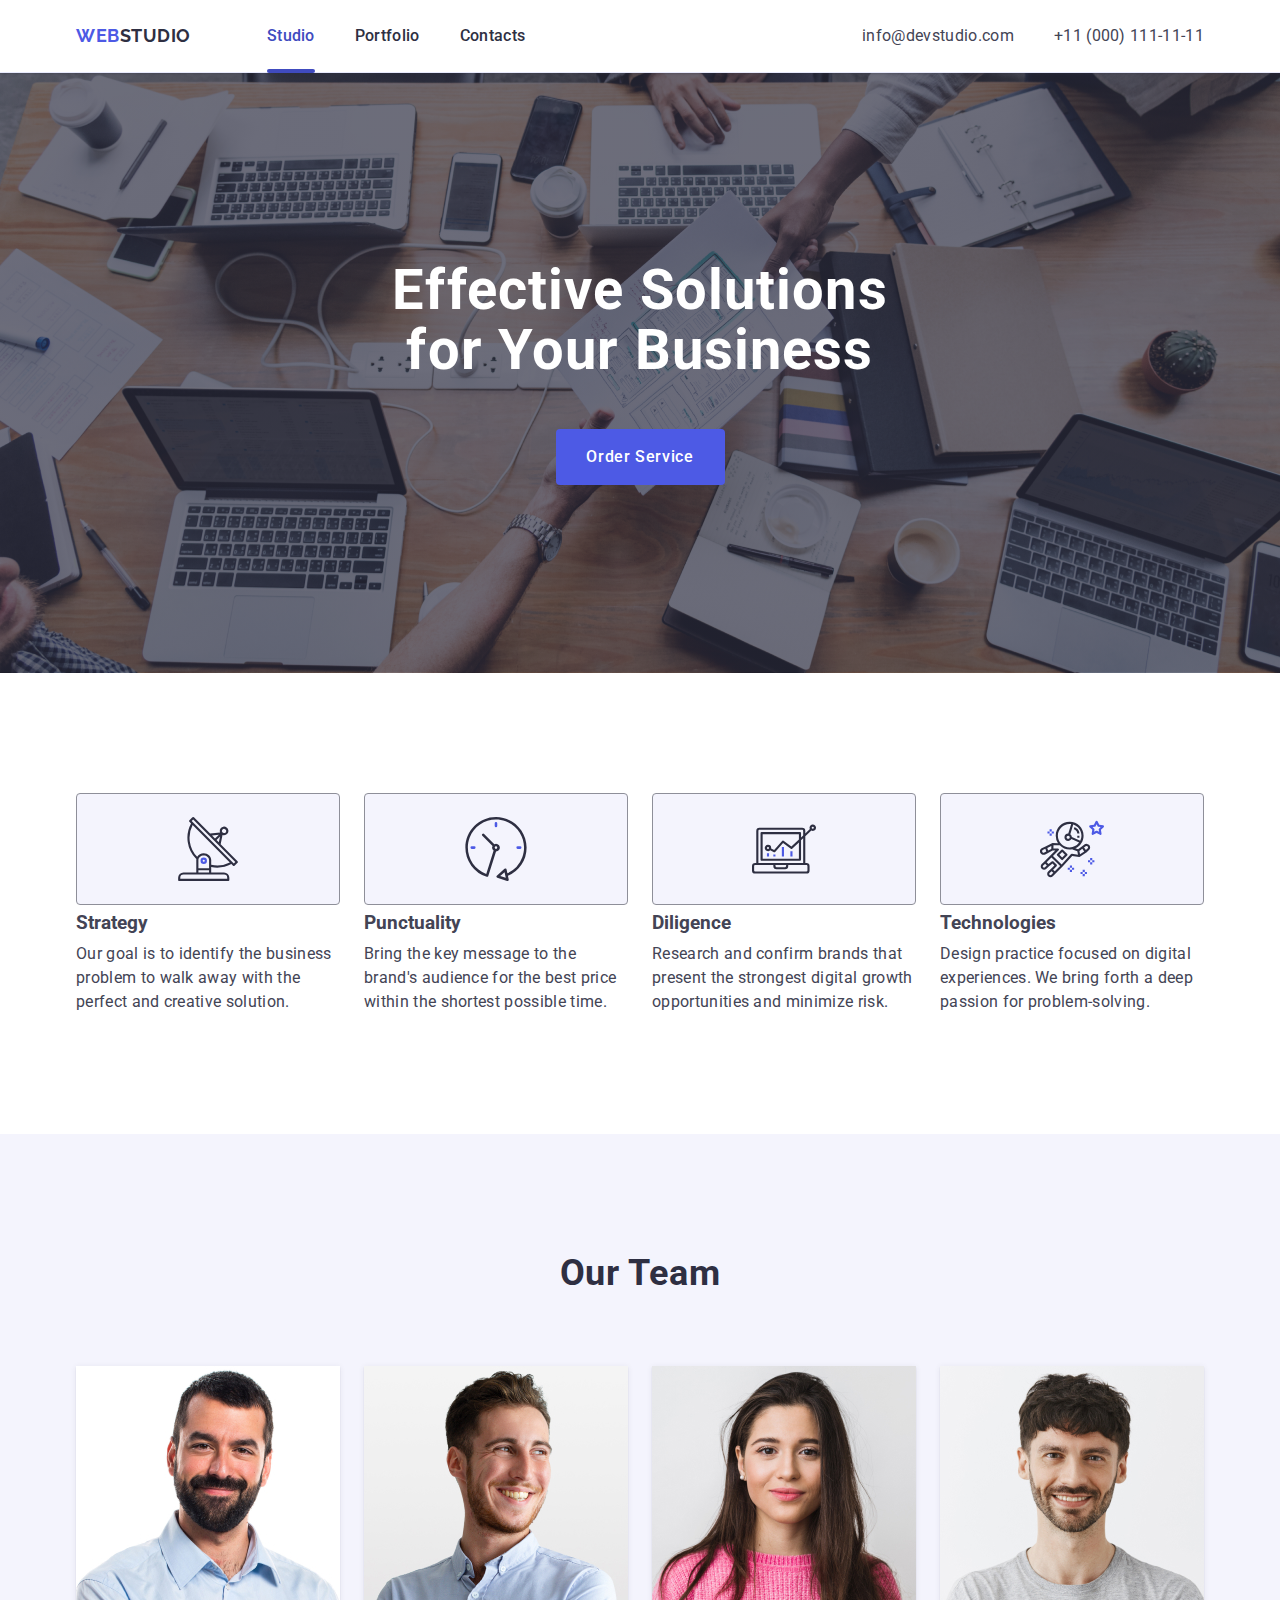
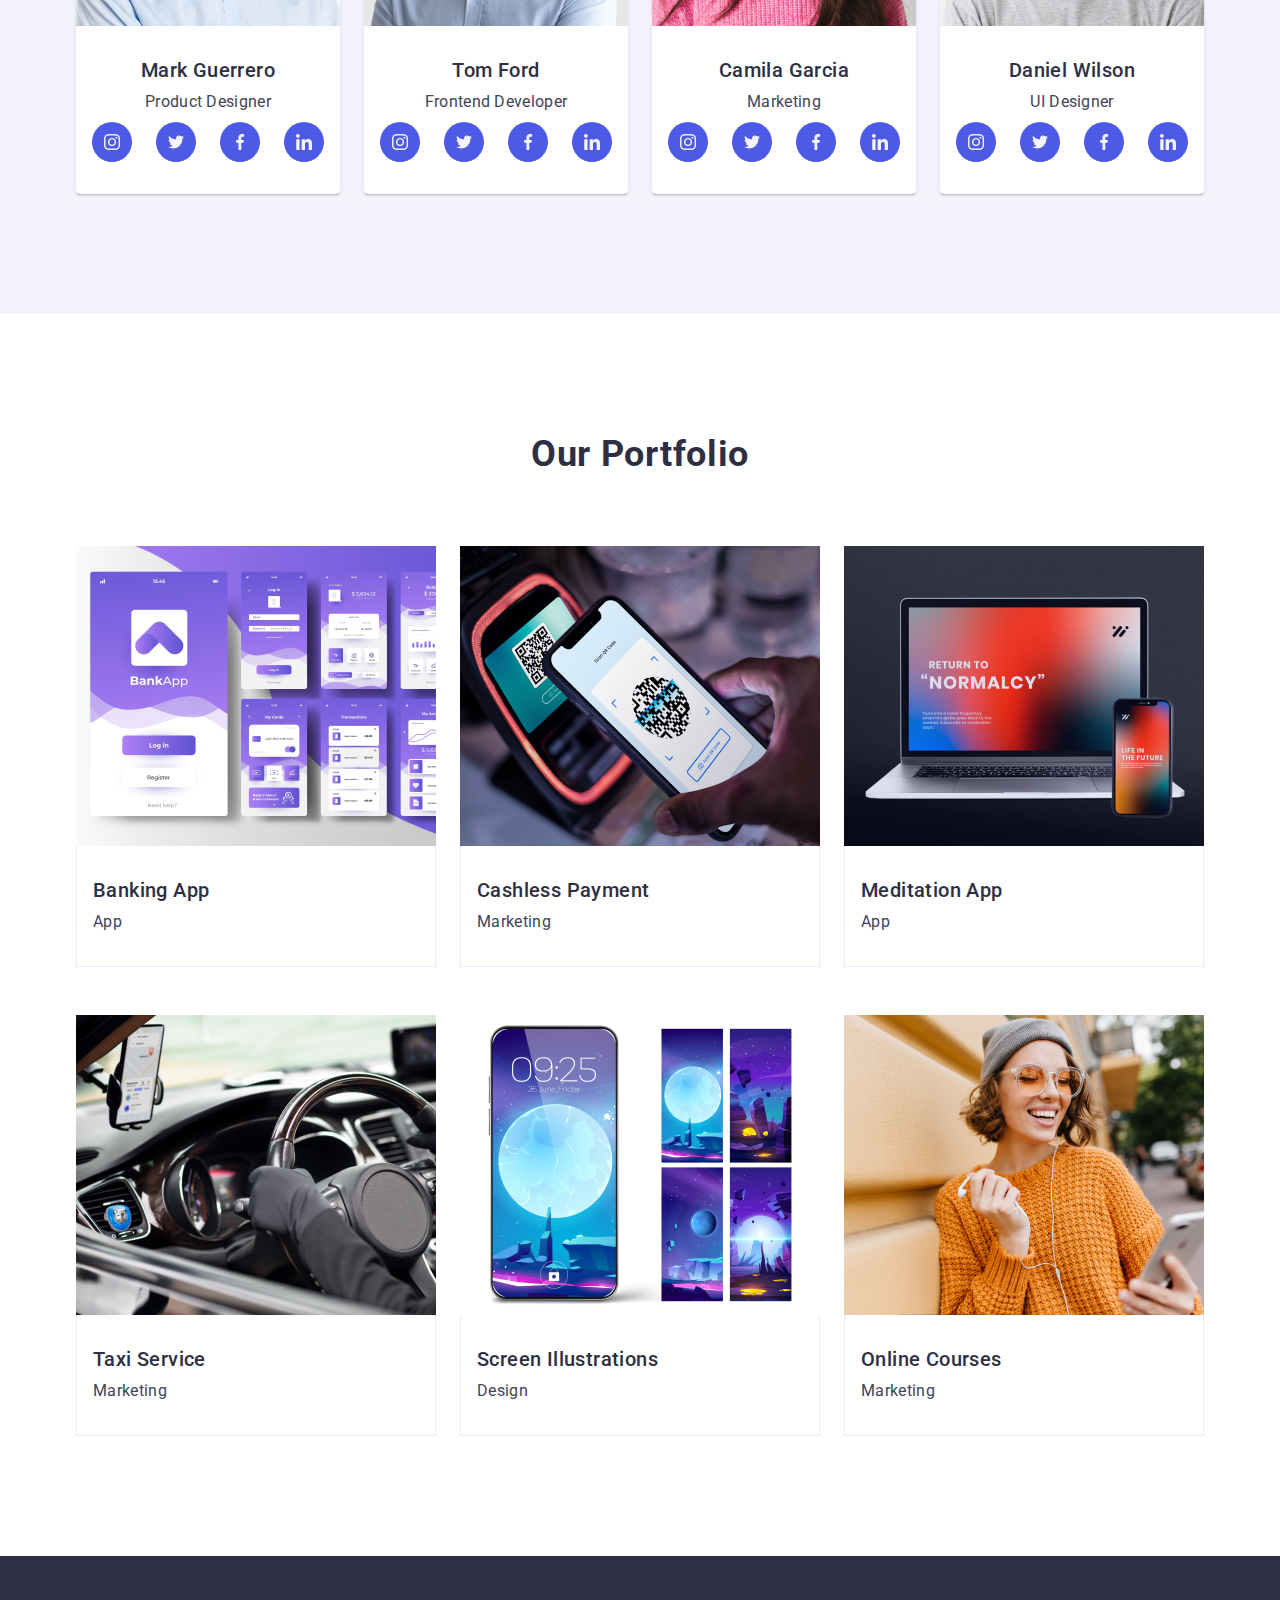
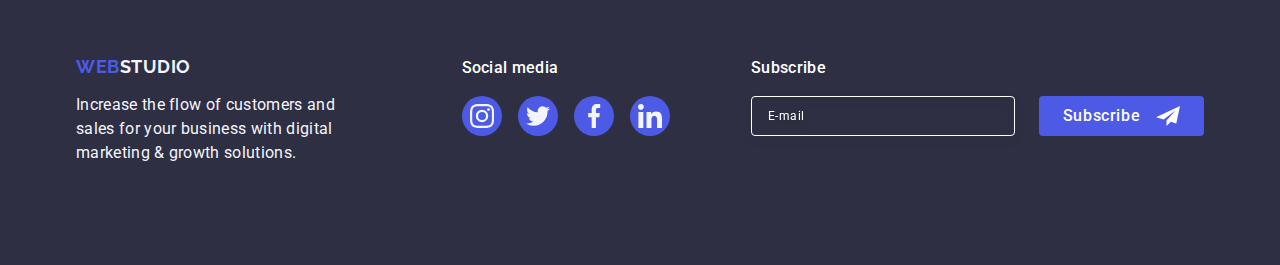
<file: index.html>
<!DOCTYPE html>
<html lang="en">

<head>
    <meta charset="UTF-8">
    <meta name="viewport" content="width=device-width, initial-scale=1.0">
    <title>Document</title>
    <link rel="preconnect" href="https://fonts.googleapis.com">
    <link rel="preconnect" href="https://fonts.gstatic.com" crossorigin>
    <link href="https://fonts.googleapis.com/css2?family=Raleway:wght@800&family=Roboto:wght@400;500;700&display=swap"
        rel="stylesheet">
    <!-- Спочатку нормалізатор -->
    <link rel="stylesheet" href="https://cdn.jsdelivr.net/npm/modern-normalize@2.0.0/modern-normalize.min.css">
    <!-- Потім ваші стилі -->
    <link rel="stylesheet" href="./css/style.css" />
</head>

<div>
    <!--todo Header Section -->
    <header class="header">
        <!-- menu -->
        <div class="container head-cont">
            <nav class="nav-menu">
                <a href="./index.html" class="logo">
                    Web<span class="logo-span">Studio</span>
                </a>
                <div class="adap-menu">
                    <svg class="svg-ikon-adap" width="24" height="24">
                        <use href="./images/icons.svg#icon-menu"></use>
                    </svg>
                </div>
                <ul class="navigation">
                    <li class="list-in-navigation"><a class="button-menu act-button-menu" href="./index.html">Studio</a>
                    </li>
                    <li class="list-in-navigation"><a class="button-menu" href="">Portfolio</a></li>
                    <li class="list-in-navigation"><a class="button-menu" href="">Contacts</a></li>
                </ul>
            </nav>
            <!-- Contacts -->
            <address class="address">
                <ul class="list-in-adr">
                    <li class="elm-list-in-adr"><a class="address-link"
                            href="mailto:info@devstudio.com">info@devstudio.com</a></li>
                    <li class="elm-list-in-adr"><a class="address-link" href="tel:+110001111111">+11 (000) 111-11-11</a>
                    </li>
                </ul>
            </address>
        </div>
    </header>

    <main>

        <!--todo section 1-->
        <section class="first-section">
            <div class="container">
                <h1 class="title">Effective Solutions
                    for Your Business</h1>
                <button type="button" class="first-section-button">Order Service</button>
            </div>
        </section>

        <!--todo section 2-->
        <section class="second-section">
            <div class="container">
                <h2 class="visually-hidden">section 2</h2>
                <ul class="list-sec-sect">
                    <li class="elm-list-sec-sect">
                        <div class="icon-cont">
                            <svg class="svg-icon" width="64" height="64">
                                <use href="./images/icons.svg#icon-antenna-1"></use>
                            </svg>
                        </div>
                        <h3 class="capt-sec-sect">Strategy</h3>
                        <p class="second-section-text">Our goal is to identify the business problem to walk away
                            with
                            the
                            perfect
                            and creative solution.
                        </p>
                    </li>
                    <li class="elm-list-sec-sect">
                        <div class="icon-cont">
                            <svg class="svg-icon" width="64" height="64">
                                <use href="./images/icons.svg#icon-clock-1"></use>
                            </svg>
                        </div>
                        <h3 class="capt-sec-sect">Punctuality</h3>
                        <p class="second-section-text">Bring the key message to the brand's audience for the best
                            price
                            within the
                            shortest possible
                            time.</p>
                    </li>
                    <li class="elm-list-sec-sect">
                        <div class="icon-cont">
                            <svg class="svg-icon" width="64" height="64">
                                <use href="./images/icons.svg#icon-diagram-1"></use>
                            </svg>
                        </div>
                        <h3 class="capt-sec-sect">Diligence</h3>
                        <p class="second-section-text">Research and confirm brands that present the strongest
                            digital
                            growth
                            opportunities and minimize
                            risk.</p>
                    </li>
                    <li class="elm-list-sec-sect">
                        <div class="icon-cont">
                            <svg class="svg-icon" width="64" height="64">
                                <use href="./images/icons.svg#icon-astronaut-1"></use>
                            </svg>
                        </div>
                        <h3 class="capt-sec-sect">Technologies</h3>
                        <p class="second-section-text">Design practice focused on digital experiences. We bring
                            forth a
                            deep
                            passion for
                            problem-solving.</p>
                    </li>
                </ul>
            </div>
        </section>

        <!--todo section 3 -->
        <section class="third-section">
            <div class="container">
                <h2 class="third-section-title">Our Team</h2>
                <ul class="list-sec-three">
                    <li class="section-tree-li">

                        <img class="mob-img"
                            srcset="./images/our-team/mark-guerrero@1.jpg 1x, ./images//our-team/mark-guerrero@2.jpg 2x"
                            src="./images/made/img-3.jpg" alt="Mark Guerrero" width="360" />
                        <!-- Сверху мобилка снизу десктоп и планшетка -->
                        <img class="desc-img-our-team"
                            srcset="./images/our-team/mark-guerrero@1.jpg 1x, ./images//our-team/mark-guerrero@2.jpg 2x"
                            src="./images/made/img-3.jpg" alt="Mark Guerrero" width="264" />

                        <div class="name-text-team">
                            <h3 class="third-section-caption">Mark Guerrero</h3>
                            <p class="third-section-text">Product Designer</p>
                            <ul class="list-ikon-soc">
                                <li class="elem-list-ikon-soc">
                                    <a href="" class="linc-ikon-soc" target="_blank">
                                        <svg class="svg-ikon-social" width="16" height="16">
                                            <use href="./images/icons.svg#icon-instagram-2"></use>
                                        </svg>
                                        <span class="link-text-hidden">link</span>
                                    </a>
                                </li>
                                <li class="elem-list-ikon-soc">
                                    <a href="" class="linc-ikon-soc" target="_blank">
                                        <svg class="svg-ikon-social" width="16" height="16">
                                            <use href="./images/icons.svg#icon-twitter-1"></use>
                                        </svg>
                                        <span class="link-text-hidden">link</span>
                                    </a>
                                </li>
                                <li class="elem-list-ikon-soc">
                                    <a href="" class="linc-ikon-soc" target="_blank">
                                        <svg class="svg-ikon-social" width="16" height="16">
                                            <use href="./images/icons.svg#icon-facebook-1"></use>
                                        </svg>
                                        <span class="link-text-hidden">link</span>
                                    </a>
                                </li>
                                <li class="elem-list-ikon-soc">
                                    <a href="" class="linc-ikon-soc" target="_blank">
                                        <svg class="svg-ikon-social" width="16" height="16">
                                            <use href="./images/icons.svg#icon-linkedin-1"></use>
                                        </svg>
                                        <span class="link-text-hidden">link</span>
                                    </a>
                                </li>
                            </ul>
                        </div>
                    </li>
                    <li class="section-tree-li">

                        <img class="mob-img"
                            srcset="./images/our-team/tom-ford@1.jpg 1x, ./images//our-team/tom-ford@2.jpg 2x"
                            src="./images/made/img-2.jpg" alt="Tom Ford" width="360" />
                        <!-- Сверху мобилка снизу десктоп и планшетка -->
                        <img class="desc-img-our-team"
                            srcset="./images/our-team/tom-ford@1.jpg 1x, ./images//our-team/tom-ford@2.jpg 2x"
                            src="./images/made/img-2.jpg" alt="Tom Ford" width="264" />

                        <div class="name-text-team">
                            <h3 class="third-section-caption">Tom Ford</h3>
                            <p class="third-section-text">Frontend Developer</p>
                            <ul class="list-ikon-soc">
                                <li class="elem-list-ikon-soc">
                                    <a href="" class="linc-ikon-soc" target="_blank"><span
                                            class="link-text-hidden">link</span>
                                        <svg class="svg-ikon-social" width="16" height="16">
                                            <use href="./images/icons.svg#icon-instagram-2"></use>
                                        </svg>
                                    </a>
                                </li>
                                <li class="elem-list-ikon-soc">
                                    <a href="" class="linc-ikon-soc" target="_blank"><span
                                            class="link-text-hidden">link</span>
                                        <svg class="svg-ikon-social" width="16" height="16">
                                            <use href="./images/icons.svg#icon-twitter-1"></use>
                                        </svg>
                                    </a>
                                </li>
                                <li class="elem-list-ikon-soc">
                                    <a href="" class="linc-ikon-soc" target="_blank"><span
                                            class="link-text-hidden">link</span>
                                        <svg class="svg-ikon-social" width="16" height="16">
                                            <use href="./images/icons.svg#icon-facebook-1"></use>
                                        </svg>
                                    </a>
                                </li>
                                <li class="elem-list-ikon-soc">
                                    <a href="" class="linc-ikon-soc" target="_blank"><span
                                            class="link-text-hidden">link</span>
                                        <svg class="svg-ikon-social" width="16" height="16">
                                            <use href="./images/icons.svg#icon-linkedin-1"></use>
                                        </svg>
                                    </a>
                                </li>
                            </ul>
                        </div>
                    </li>
                    <li class="section-tree-li">



                        <img class="mob-img"
                            srcset="./images/our-team/camila-garcia@1.jpg 1x, ./images//our-team/camila-garcia@2.jpg 2x"
                            src="./images/made/img-1.jpg" alt="Camila Garcia" width="360" />
                        <!-- Сверху мобилка снизу десктоп и планшетка -->
                        <img class="desc-img-our-team"
                            srcset="./images/our-team/camila-garcia@1.jpg 1x, ./images//our-team/camila-garcia@2.jpg 2x"
                            src="./images/made/img-1.jpg" alt="Camila Garcia" width="264" />



                        <div class="name-text-team">
                            <h3 class="third-section-caption">Camila Garcia</h3>
                            <p class="third-section-text">Marketing</p>
                            <ul class="list-ikon-soc">
                                <li class="elem-list-ikon-soc">
                                    <a href="" class="linc-ikon-soc" target="_blank">
                                        <svg class="svg-ikon-social" width="16" height="16">
                                            <use href="./images/icons.svg#icon-instagram-2"></use>
                                        </svg>
                                        <span class="link-text-hidden">link</span>
                                    </a>
                                </li>
                                <li class="elem-list-ikon-soc">
                                    <a href="" class="linc-ikon-soc" target="_blank">
                                        <svg class="svg-ikon-social" width="16" height="16">
                                            <use href="./images/icons.svg#icon-twitter-1"></use>
                                        </svg>
                                        <span class="link-text-hidden">link</span>
                                    </a>
                                </li>
                                <li class="elem-list-ikon-soc">
                                    <a href="" class="linc-ikon-soc" target="_blank">
                                        <svg class="svg-ikon-social" width="16" height="16">
                                            <use href="./images/icons.svg#icon-facebook-1"></use>
                                        </svg>
                                        <span class="link-text-hidden">link</span>
                                    </a>
                                </li>
                                <li class="elem-list-ikon-soc">
                                    <a href="" class="linc-ikon-soc" target="_blank">
                                        <svg class="svg-ikon-social" width="16" height="16">
                                            <use href="./images/icons.svg#icon-linkedin-1"></use>
                                        </svg>
                                        <span class="link-text-hidden">link</span>
                                    </a>
                                </li>
                            </ul>
                        </div>
                    </li>
                    <li class="section-tree-li">

                        <img class="mob-img"
                            srcset="./images/our-team/daniel-wilson@1.jpg 1x, ./images//our-team/daniel-wilson@2.jpg 2x"
                            src="./images/made/img.jpg" alt="Daniel Wilson" width="360" />
                        <!-- Сверху мобилка снизу десктоп и планшетка -->
                        <img class="desc-img-our-team"
                            srcset="./images/our-team/daniel-wilson@1.jpg 1x, ./images//our-team/daniel-wilson@2.jpg 2x"
                            src="./images/made/img.jpg" alt="Daniel Wilson" width="264" />


                        <div class="name-text-team">
                            <h3 class="third-section-caption">Daniel Wilson</h3>
                            <p class="third-section-text">UI Designer</p>
                            <ul class="list-ikon-soc">
                                <li class="elem-list-ikon-soc">
                                    <a href="" class="linc-ikon-soc" target="_blank">
                                        <svg class="svg-ikon-social" width="16" height="16">
                                            <use href="./images/icons.svg#icon-instagram-2"></use>
                                        </svg>
                                        <span class="link-text-hidden">link</span>
                                    </a>
                                </li>
                                <li class="elem-list-ikon-soc">
                                    <a href="" class="linc-ikon-soc" target="_blank">
                                        <svg class="svg-ikon-social" width="16" height="16">
                                            <use href="./images/icons.svg#icon-twitter-1"></use>
                                        </svg>
                                        <span class="link-text-hidden">link</span>
                                    </a>
                                </li>
                                <li class="elem-list-ikon-soc">
                                    <a href="" class="linc-ikon-soc" target="_blank">
                                        <svg class="svg-ikon-social" width="16" height="16">
                                            <use href="./images/icons.svg#icon-facebook-1"></use>
                                        </svg>
                                        <span class="link-text-hidden">link</span>
                                    </a>
                                </li>
                                <li class="elem-list-ikon-soc">
                                    <a href="" class="linc-ikon-soc" target="_blank">
                                        <svg class="svg-ikon-social" width="16" height="16">
                                            <use href="./images/icons.svg#icon-linkedin-1"></use>
                                        </svg>
                                        <span class="link-text-hidden">link</span>
                                    </a>
                                </li>
                            </ul>
                        </div>
                    </li>
                </ul>
            </div>
        </section>

        <!--todo section 4 -->
        <section class="fourth-section">
            <div class="container ">
                <h2 class="title-sec-fourth">Our Portfolio</h2>
                <ul class="list-sec-fourth">
                    <li class="elem-list-fourth">
                        <div class="img-list-app">

                            <img class="mob-img" srcset="./images/banking-app@1.jpg 1x, ./images/banking-app@2.jpg 2x"
                                src="./images/made/img-8-v2.jpg" alt="Banking App Interface Concept" width="288"
                                height="280" />
                            <!-- Сверху мобилка снизу десктоп -->
                            <img class="desc-img"
                                srcset="./images/our-portfolio/deck-banking-app@1.jpg 1x, ./images/our-portfolio/deck-banking-app@2.jpg 2x"
                                src="./images/made/img-8-v2.jpg" alt="Banking App Interface Concept" width="360"
                                height="300" />
                            <!-- Сверху мобилка снизу планшетка -->
                            <img class="tabl-img"
                                srcset="./images/our-portfolio/deck-banking-app@1.jpg 1x, ./images/our-portfolio/deck-banking-app@2.jpg 2x"
                                src="./images/made/img-8-v2.jpg" alt="Banking App Interface Concept" width="356"
                                height="300" />


                            <p class="text-hover-img">14 Stylish and User-Friendly App Design Concepts · Task Manager
                                App ·
                                Calorie Tracker App
                                · Exotic Fruit Ecommerce App ·
                                Cloud Storage App</p>
                        </div>
                        <div class="text-app">
                            <h3 class="fourth-sec-caption">Banking App</h3>
                            <p class="fourth-sec-text">App</p>
                        </div>
                    </li>
                    <li class="elem-list-fourth">
                        <div class="img-list-app">

                            <img class="mob-img"
                                srcset="./images/cashless-payment@1.jpg 1x, ./images/cashless-payment@2.jpg 2x"
                                src="./images/made/img-7-v2.jpg" alt="Meditation App" width="288" height="280" />
                            <!-- Сверху мобилка снизу десктоп -->
                            <img class="desc-img"
                                srcset="./images/our-portfolio/deck-cashless-payment@1.jpg 1x, ./images/our-portfolio/deck-cashless-payment@2.jpg 2x"
                                src="./images/made/img-7-v2.jpg" alt="Meditation App" width="360" height="300" />
                            <!-- Сверху мобилка снизу планшетка -->
                            <img class="tabl-img"
                                srcset="../images/our-portfolio/deck-cashless-payment@1.jpg 1x, ./images/our-portfolio/deck-cashless-payment@2.jpg 2x"
                                src="./images/made/img-7-v2.jpg" alt="Meditation App" width="356" height="300" />

                            <p class="text-hover-img">14 Stylish and User-Friendly App Design Concepts · Task Manager
                                App ·
                                Calorie Tracker App
                                · Exotic Fruit Ecommerce App ·
                                Cloud Storage App</p>
                        </div>
                        <div class="text-app">
                            <h3 class="fourth-sec-caption">Cashless Payment</h3>
                            <p class="fourth-sec-text">Marketing</p>
                        </div>
                    </li>
                    <li class="elem-list-fourth">
                        <div class="img-list-app">


                            <img class="mob-img"
                                srcset="./images/meditation-app@1.jpg 1x, ./images/meditation-app@2.jpg 2x"
                                src="./images/made/img-6-v2.jpg" alt="Cashless Payment" width="288" height="280" />
                            <!-- Сверху мобилка снизу десктоп -->
                            <img class="desc-img"
                                srcset="./images/our-portfolio/deck-meditation-app@1.jpg 1x, ./images/our-portfolio/deck-meditation-app@2.jpg 2x"
                                src="./images/made/img-6-v2.jpg" alt="Cashless Payment" width="360" height="300" />
                            <!-- Сверху мобилка снизу планшетка -->
                            <img class="tabl-img"
                                srcset="./images/our-portfolio/deck-meditation-app@1.jpg 1x, ./images/our-portfolio/deck-meditation-app@2.jpg 2x"
                                src="./images/made/img-6-v2.jpg" alt="Cashless Payment" width="356" height="300" />


                            <p class="text-hover-img">14 Stylish and User-Friendly App Design Concepts · Task Manager
                                App ·
                                Calorie Tracker App
                                · Exotic Fruit Ecommerce App ·
                                Cloud Storage App</p>
                        </div>

                        <div class="text-app">
                            <h3 class="fourth-sec-caption">Meditation App</h3>
                            <p class="fourth-sec-text">App</p>
                        </div>
                    </li>
                    <li class="elem-list-fourth">
                        <div class="img-list-app">


                            <img class="mob-img" srcset="./images/taxi-service@1.jpg 1x, ./images/taxi-service@2.jpg 2x"
                                src="./images/made/img-5-v2.jpg" alt="Taxi Service" width="288" height="280" />
                            <!-- Сверху мобилка снизу десктоп -->
                            <img class="desc-img"
                                srcset="./images/our-portfolio/deck-taxi-service@1.jpg 1x, ../images/our-portfolio/deck-taxi-service@2.jpg 2x"
                                src="./images/made/img-5-v2.jpg" alt="Taxi Service" width="360" height="300" />
                            <!-- Сверху мобилка снизу планшетка -->
                            <img class="tabl-img"
                                srcset="./images/our-portfolio/deck-taxi-service@1.jpg 1x, ./images/our-portfolio/deck-taxi-service@2.jpg 2x"
                                src="./images/made/img-5-v2.jpg" alt="Taxi Service" width="356" height="300" />

                            <p class="text-hover-img">14 Stylish and User-Friendly App Design Concepts · Task Manager
                                App ·
                                Calorie Tracker App
                                · Exotic Fruit Ecommerce App ·
                                Cloud Storage App</p>
                        </div>


                        <div class="text-app">
                            <h3 class="fourth-sec-caption">Taxi Service</h3>
                            <p class="fourth-sec-text">Marketing</p>
                        </div>
                    </li>
                    <li class="elem-list-fourth">
                        <div class="img-list-app">


                            <img class="mob-img"
                                srcset="./images/screen-illustrations@1.jpg 1x, ./images/screen-illustrations@2.jpg 2x"
                                src="./images/made/img-4-v2.jpg" alt="Screen Illustrations" width="288" height="280" />
                            <!-- Сверху мобилка снизу десктоп -->
                            <img class="desc-img"
                                srcset="./images/our-portfolio/deck-screen-illustrations@1.jpg 1x, ./images/our-portfolio/deck-screen-illustrations@2.jpg 2x"
                                src="./images/made/img-4-v2.jpg" alt="Screen Illustrations" width="360" height="300" />
                            <!-- Сверху мобилка снизу планшетка -->
                            <img class="tabl-img"
                                srcset="./images/our-portfolio/deck-screen-illustrations@1.jpg 1x, ./images/our-portfolio/deck-screen-illustrations@2.jpg 2x"
                                src="./images/made/img-4-v2.jpg" alt="Screen Illustrations" width="356" height="300" />

                            <p class="text-hover-img">14 Stylish and User-Friendly App Design Concepts · Task Manager
                                App ·
                                Calorie Tracker App
                                · Exotic Fruit Ecommerce App ·
                                Cloud Storage App</p>
                        </div>

                        <div class="text-app">
                            <h3 class="fourth-sec-caption">Screen Illustrations</h3>
                            <p class="fourth-sec-text">Design</p>
                        </div>
                    </li>
                    <li class="elem-list-fourth">
                        <div class="img-list-app">


                            <img class="mob-img"
                                srcset="./images/online-courses@1.jpg 1x, ./images/online-courses@2.jpg 2x"
                                src="./images/made/img-3-v2.jpg" alt="Online Courses" width="288" height="280" />
                            <!-- Сверху мобилка снизу десктоп -->
                            <img class="desc-img"
                                srcset="./images/our-portfolio/deck-online-courses@1.jpg 1x, ./images/our-portfolio/deck-online-courses@2.jpg 2x"
                                src="./images/made/img-3-v2.jpg" alt="Online Courses" width="360" height="300" />
                            <!-- Сверху мобилка снизу планшетка -->
                            <img class="tabl-img"
                                srcset="./images/our-portfolio/deck-online-courses@1.jpg 1x, ./images/our-portfolio/deck-online-courses@2.jpg 2x"
                                src="./images/made/img-3-v2.jpg" alt="Online Courses" width="356" height="300" />



                            <p class="text-hover-img">14 Stylish and User-Friendly App Design Concepts · Task Manager
                                App ·
                                Calorie Tracker App
                                · Exotic Fruit Ecommerce App ·
                                Cloud Storage App</p>
                        </div>

                        <div class="text-app">
                            <h3 class="fourth-sec-caption">Online Courses</h3>
                            <p class="fourth-sec-text">Marketing</p>
                        </div>
                    </li>
                </ul>
            </div>
        </section>

    </main>

    <!--todo Section Footer -->
    <footer class="footer">
        <div class="container footer-div">
            <div class="footer-logo-text">
                <a href="./index.html" class="logo">
                    Web<span class="logo-span-footer">Studio</span>
                </a>
                <p class="footer-text">
                    Increase the flow of customers and sales for your business with digital marketing & growth
                    solutions.
                </p>
            </div>
            <div class="block-footer-p">
                <p class="footer-p">
                    Social media
                </p>
                <ul class="list-ikon-soc-foot">
                    <li class="elem-list-ikon-foot">
                        <a href="" class="linc-ikon-soc" target="_blank">
                            <svg class="svg-ikon-social" width="24" height="24">
                                <use href="./images/icons.svg#icon-instagram-2"></use>
                            </svg><span class="link-text-hidden">link</span>
                        </a>
                    </li>
                    <li class="elem-list-ikon-foot">
                        <a href="" class="linc-ikon-soc" target="_blank">
                            <svg class="svg-ikon-social" width="24" height="24">
                                <use href="./images/icons.svg#icon-twitter-1"></use>
                            </svg>
                            <span class="link-text-hidden">link</span>
                        </a>
                    </li>
                    <li class="elem-list-ikon-foot">
                        <a href="" class="linc-ikon-soc" target="_blank">
                            <svg class="svg-ikon-social" width="24" height="24">
                                <use href="./images/icons.svg#icon-facebook-1"></use>
                            </svg>
                            <span class="link-text-hidden">link</span>
                        </a>
                    </li>
                    <li class="elem-list-ikon-foot">
                        <a href="" class="linc-ikon-soc" target="_blank">
                            <svg class="svg-ikon-social" width="24" height="24">
                                <use href="./images/icons.svg#icon-linkedin-1"></use>
                            </svg>
                            <span class="link-text-hidden">link</span>
                        </a>
                    </li>
                </ul>
            </div>
            <div class="div-footer-form">
                <p class="text-footer-form">
                    Subscribe
                </p>
                <form class="footer-form">
                    <label class="footer-label">
                        <input class="footer-inp" type="email" name="email-footer" placeholder="E-mail" />
                    </label>
                    <button class="footer-sbm" type="submit">
                        Subscribe
                        <svg class="subm-footer-svg" width="24" height="24">
                            <use href="./images/icons.svg#icon-frame-3"></use>
                        </svg>
                    </button>
                </form>
            </div>
        </div>
    </footer>

    <!--todo Modal Window -->

    <div class="modal-window-back ">
        <div class="modal-window">

            <button class="modal-sbm-close" type="button">
                <svg class="modal-svg-close" width="8" height="8">
                    <use href="./images/icons.svg#icon-close-modal"></use>
                </svg>
            </button>
            <p class="text-modal">
                Leave your contacts and we will call you back
            </p>
            <form>
                <div class="modal-div-form">
                    <label class="modal-label" for="user-name">
                        Name
                    </label>
                    <div class="modal-inpt-div">
                        <input class="modal-inpt" type="text" name="user-name" placeholder="" id="user-name" />
                        <svg class="modal-svg-icon" width="18" height="24">
                            <use href="./images/icons.svg#icon-person-modal"></use>
                        </svg>
                    </div>
                </div>
                <div class="modal-div-form">
                    <label class="modal-label" for="user-phone">
                        Phone
                    </label>
                    <div class="modal-inpt-div">
                        <input class="modal-inpt" type="tel" name="tel" placeholder="" id="user-phone" />
                        <svg class="modal-svg-icon" width="18" height="24">
                            <use href="./images/icons.svg#icon-phone-modal"></use>
                        </svg>
                    </div>
                </div>
                <div class="modal-div-form">
                    <label class="modal-label" for="user-email">
                        Email
                    </label>
                    <div class="modal-inpt-div">
                        <input class="modal-inpt" type="email" name="tel" placeholder="" id="user-email" />
                        <svg class="modal-svg-icon" width="18" height="24">
                            <use href="./images/icons.svg#icon-email-modal"></use>
                        </svg>
                    </div>
                </div>
                <div class="modal-div-form-finish">
                    <label class="modal-label" for="user-comment">
                        Comment
                    </label>
                    <textarea id="user-comment" name="user-comment" class="modal-textarea" rows="5"
                        placeholder="Text input">
                    </textarea>
                </div>
                <div class="modal-div-form-priv">
                    <input class="modal-inpt-checkbox visually-hidden" type="checkbox" name="user-privacy"
                        id="user-privacy" value="true" />
                    <label class="modal-label-priv" for="user-privacy">
                        <span class="modal-span-check">
                            <svg class="modal-check-svg-icon" width="10" height="8">
                                <use href="./images/icons.svg#icon-check-click"></use>
                            </svg>
                        </span>
                        <span class="span-for-mob">I accept the terms and conditions of the
                            <a class="modal-link" href="">
                                Privacy Policy
                            </a>
                        </span>
                    </label>
                </div>
                <button type="button" class="modal-submit-btn">Send</button>
            </form>
        </div>
    </div>
    <div class="menu-modal-window-back ">

        <div class="menu-modal-window">
            <button class="menu-modal-sbm-close" type="button">
                <svg class="menu-modal-svg-close" width="8" height="8">
                    <use href="./images/icons.svg#icon-close-modal"></use>
                </svg>
            </button>


            <nav class="nav-menu-modal">
                <ul class="navigation">
                    <li class="list-in-navigation"><a class="menu-modal-title-text-link active-but"
                            href="./index.html">Studio</a>
                    </li>
                    <li class="list-in-navigation"><a class="menu-modal-title-text-link" href="">Portfolio</a></li>
                    <li class="list-in-navigation"><a class="menu-modal-title-text-link" href="">Contacts</a></li>
                </ul>
            </nav>

            <div class="modal-bottom">

                <address class="address-menu-modal">
                    <ul class="list-in-adr">
                        <li class="elm-list-in-adr"><a class="address-link"
                                href="mailto:info@devstudio.com">info@devstudio.com</a></li>
                        <li class="elm-list-in-adr"><a class="address-link" href="tel:+110001111111">+11 (000)
                                111-11-11</a>
                        </li>
                    </ul>
                </address>
                <ul class="list-ikon-soc modal-list-soc">
                    <li class="elem-list-ikon-soc">
                        <a href="" class="linc-ikon-soc" target="_blank">
                            <svg class="svg-ikon-social" width="25" height="25">
                                <use href="./images/icons.svg#icon-instagram-2"></use>
                            </svg>
                            <span class="link-text-hidden">link</span>
                        </a>
                    </li>
                    <li class="elem-list-ikon-soc">
                        <a href="" class="linc-ikon-soc" target="_blank">
                            <svg class="svg-ikon-social" width="25" height="25">
                                <use href="./images/icons.svg#icon-twitter-1"></use>
                            </svg>
                            <span class="link-text-hidden">link</span>
                        </a>
                    </li>
                    <li class="elem-list-ikon-soc">
                        <a href="" class="linc-ikon-soc" target="_blank">
                            <svg class="svg-ikon-social" width="25" height="25">
                                <use href="./images/icons.svg#icon-facebook-1"></use>
                            </svg>
                            <span class="link-text-hidden">link</span>
                        </a>
                    </li>
                    <li class="elem-list-ikon-soc">
                        <a href="" class="linc-ikon-soc" target="_blank">
                            <svg class="svg-ikon-social" width="25" height="25">
                                <use href="./images/icons.svg#icon-linkedin-1"></use>
                            </svg>
                            <span class="link-text-hidden">link</span>
                        </a>
                    </li>
                </ul>
            </div>
        </div>

    </div>
    </body>

</html>
</file>
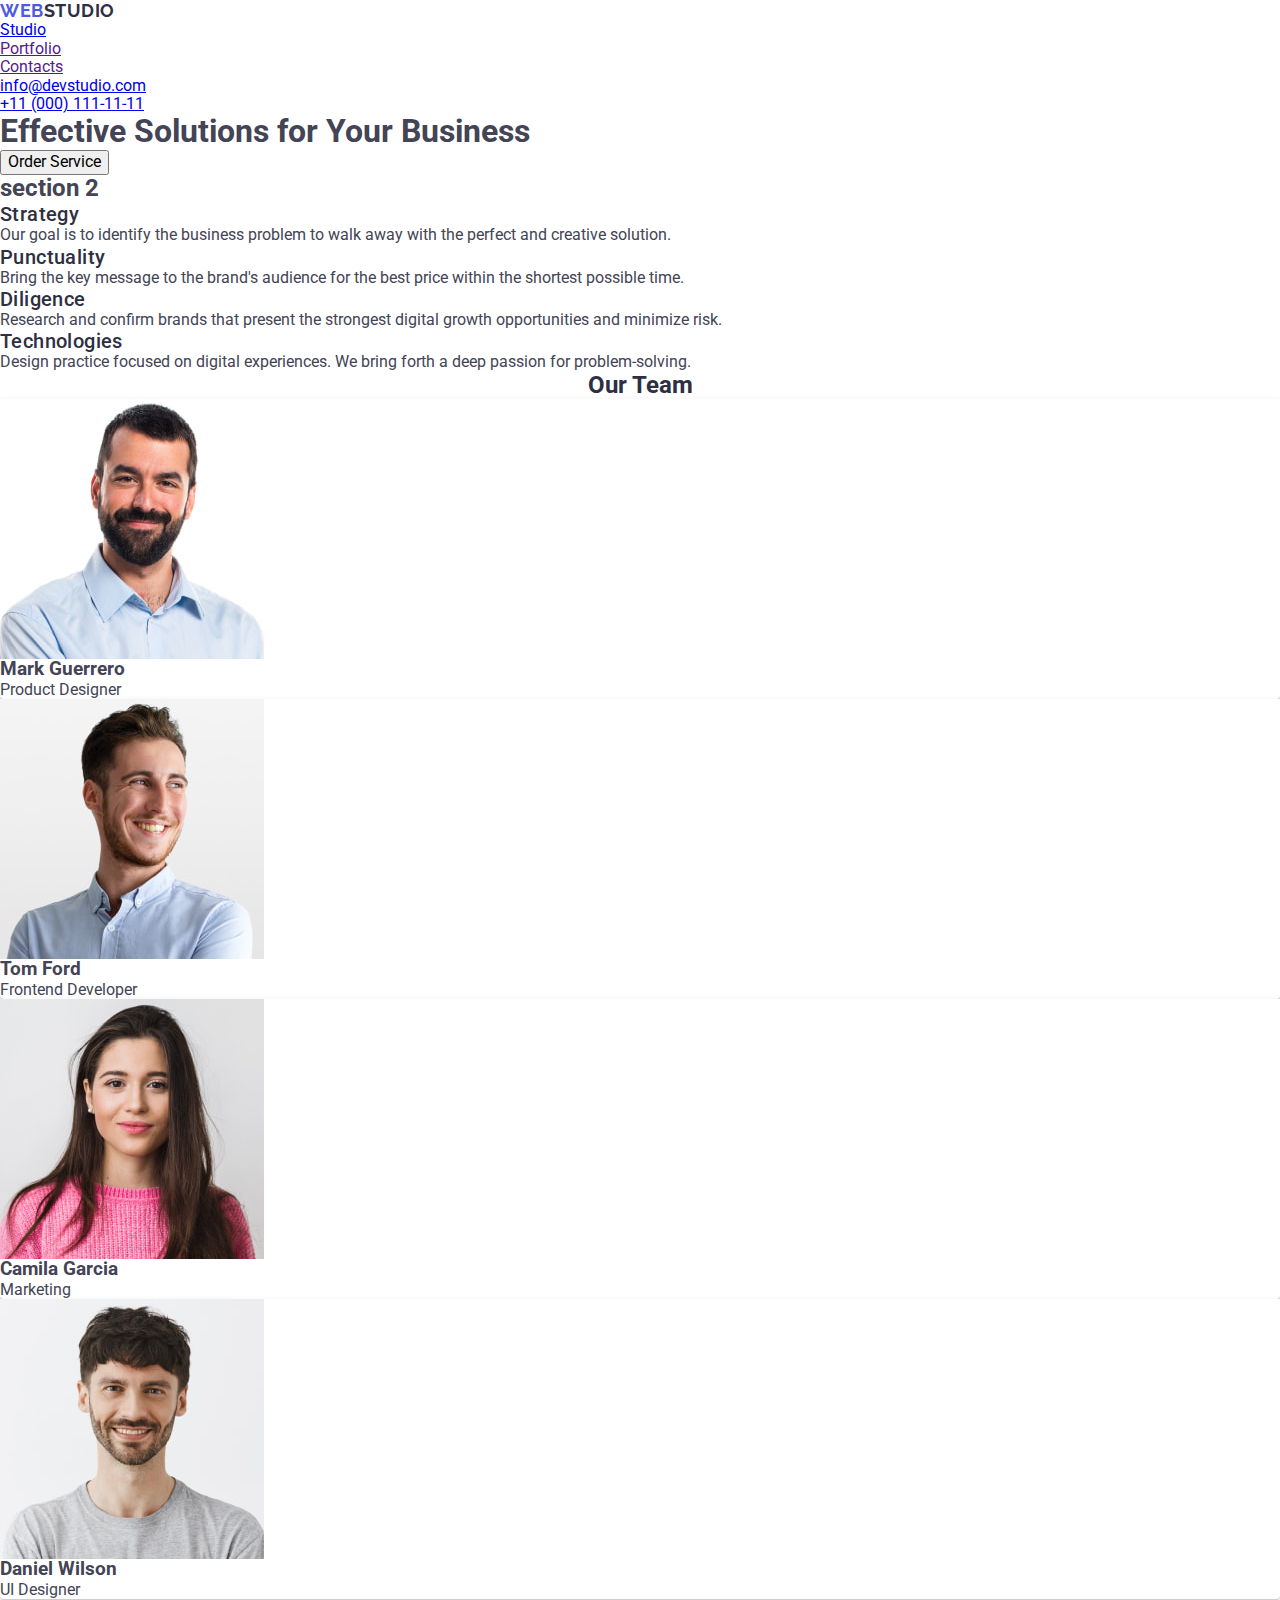
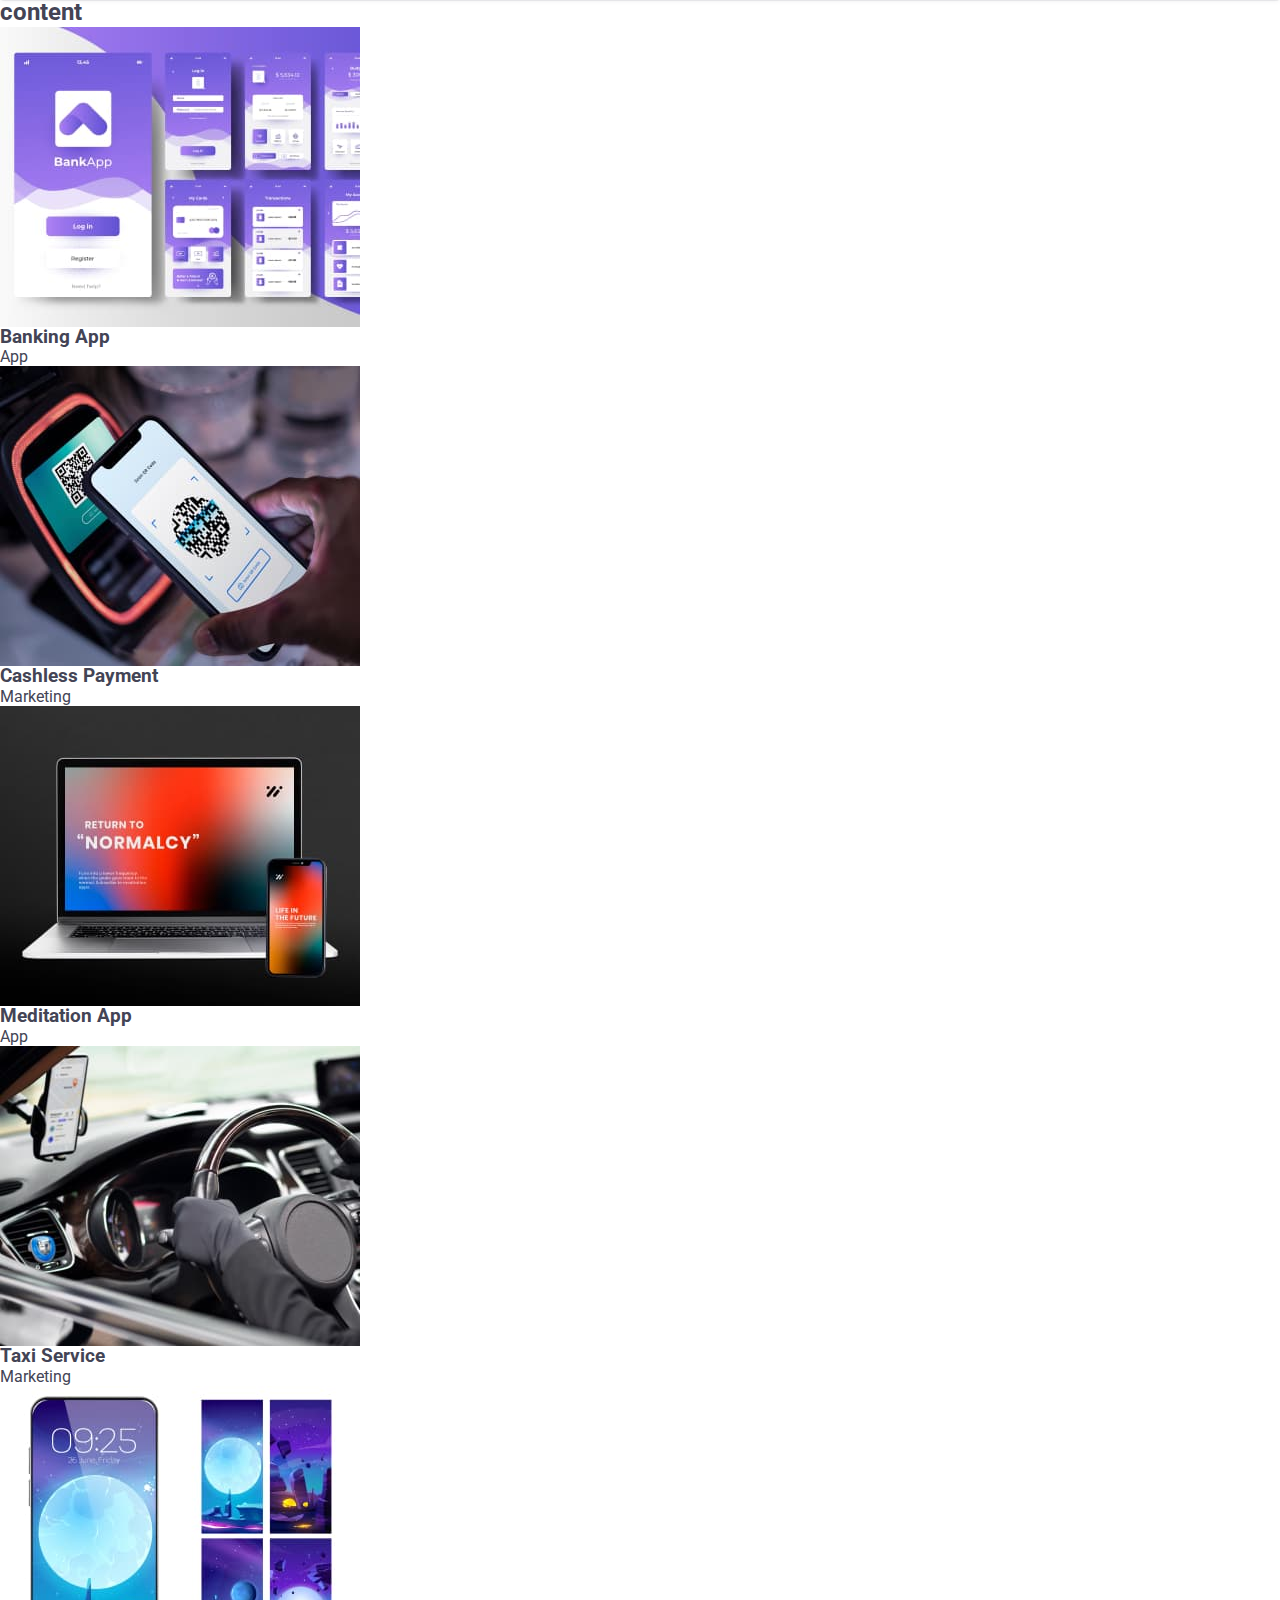
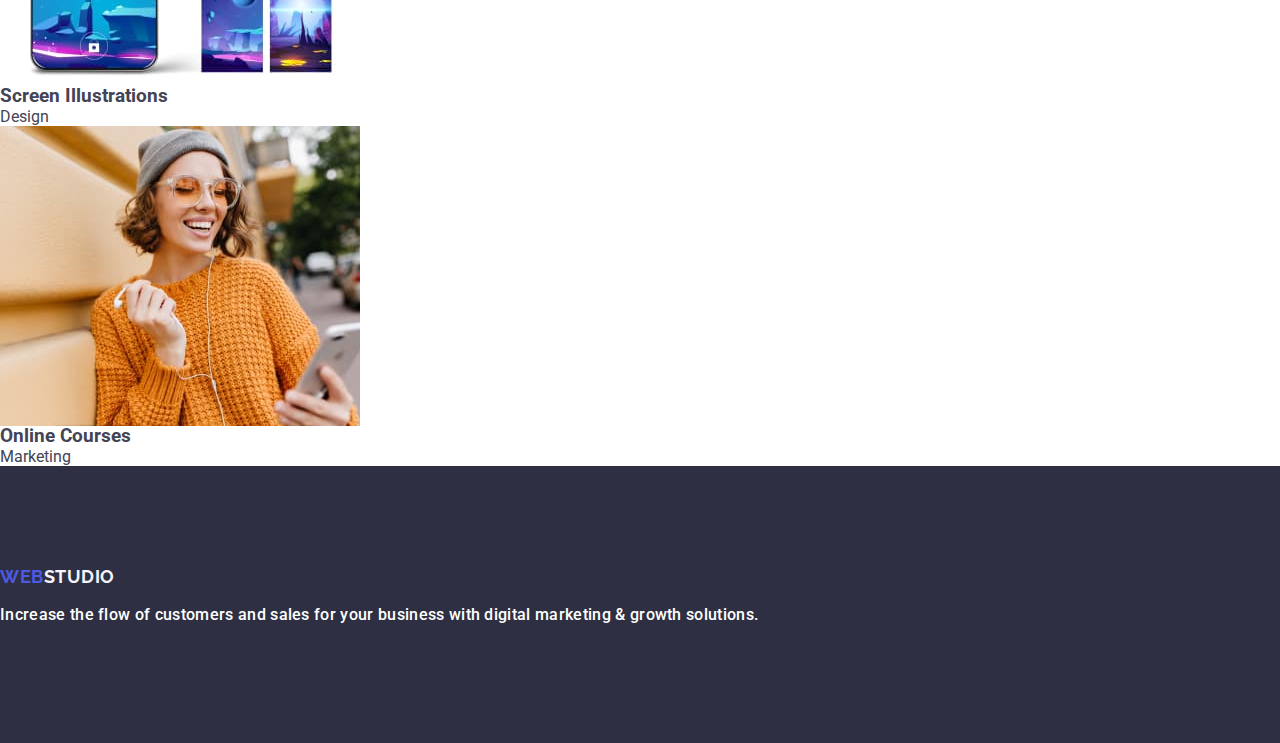
<file: portfolio.html>
<!DOCTYPE html>
<html lang="en">

<head>
    <meta charset="UTF-8">
    <meta name="viewport" content="width=device-width, initial-scale=1.0">
    <title>Document</title>
    <link rel="preconnect" href="https://fonts.googleapis.com">
    <link rel="preconnect" href="https://fonts.gstatic.com" crossorigin>
    <link href="https://fonts.googleapis.com/css2?family=Raleway:wght@800&family=Roboto:wght@400;500;700&display=swap"
        rel="stylesheet">
    <!-- Спочатку нормалізатор -->
    <link rel="stylesheet" href="https://cdn.jsdelivr.net/npm/modern-normalize@2.0.0/modern-normalize.min.css">
    <!-- Потім ваші стилі -->
    <link rel="stylesheet" href="./css/style.css" />
</head>

<body>
    <!-- Header Section -->
    <header>
        <!-- menu -->
        <nav>
            <a href="./index.html" class="logo">
                Web<span class="logo-span">Studio</span>
            </a>
            <ul>
                <li><a class="main-menu-link" href="./index.html">Studio</a></li>
                <li><a class="main-menu-link" href="">Portfolio</a></li>
                <li><a class="main-menu-link" href="">Contacts</a></li>
            </ul>
        </nav>
        <!-- Contacts -->
        <address class="address">
            <ul>
                <li><a class="address-a" href="mailto:info@devstudio.com">info@devstudio.com</a></li>
                <li><a class="address-a" href="tel:+110001111111">+11 (000) 111-11-11</a></li>
            </ul>
        </address>
    </header>
    <main>

        <!-- section 1-->
        <section class="main-section">
            <h1 class="main-section-h">Effective Solutions
                for Your Business</h1>
            <button type="button" class="main-section-button">Order Service</button>
        </section>

        <!-- section 2-->
        <section class="sectiom-two">
            <h2 class="section-two-h-two">section 2</h2>
            <ul>
                <li>
                    <h3 class="section-two-h-tree">Strategy</h3>
                    <p class="section-two-p">Our goal is to identify the business problem to walk away with the perfect
                        and creative solution.
                    </p>
                </li>
                <li>
                    <h3 class="section-two-h-tree">Punctuality</h3>
                    <p class="section-two-p">Bring the key message to the brand's audience for the best price within the
                        shortest possible
                        time.</p>
                </li>
                <li>
                    <h3 class="section-two-h-tree">Diligence</h3>
                    <p class="section-two-p">Research and confirm brands that present the strongest digital growth
                        opportunities and minimize
                        risk.</p>
                </li>
                <li>
                    <h3 class="section-two-h-tree">Technologies</h3>
                    <p class="section-two-p">Design practice focused on digital experiences. We bring forth a deep
                        passion for
                        problem-solving.</p>
                </li>
            </ul>
        </section>

        <!-- section 3 -->
        <section class="section-tree">
            <h2 class="section-tree-h-two">Our Team</h2>
            <ul>
                <li class="section-tree-li">
                    <img src="./images/made/img-3.jpg" alt="Mark Guerrero" width="264" height="260">
                    <h3 class="section-tree-h-tree">Mark Guerrero</h3>
                    <p class="section-tree-p">Product Designer</p>
                </li>
                <li class="section-tree-li">
                    <img src="./images/made/img-2.jpg" alt="Tom Ford" width="264" height="260">
                    <h3 class="section-tree-h-tree">Tom Ford</h3>
                    <p class="section-tree-p">Frontend Developer</p>
                </li>
                <li class="section-tree-li">
                    <img src="./images/made/img-1.jpg" alt="Camila Garcia" width="264" height="260">
                    <h3 class="section-tree-h-tree">Camila Garcia</h3>
                    <p class="section-tree-p">Marketing</p>
                </li>
                <li class="section-tree-li">
                    <img src="./images/made/img.jpg" alt="Daniel Wilson" width="264" height="260">
                    <h3 class="section-tree-h-tree">Daniel Wilson</h3>
                    <p class="section-tree-p">UI Designer</p>
                </li>
            </ul>
        </section>

        <!-- section 4 -->
        <section class="section-four">
            <h2>content</h2>

            <ul>
                <li>
                    <img src="./images/made/img-8-v2.jpg" alt="Banking App Interface Concept" width="360" />
                    <h3 class="section-four-h-tree">Banking App</h3>
                    <p class="section-four-p">App</p>
                </li>
                <li>
                    <img src="./images/made/img-7-v2.jpg" width="360" alt="Cashless Payment" />
                    <h3 class="section-four-h-tree">Cashless Payment</h3>
                    <p class="section-four-p">Marketing</p>
                </li>
                <li>
                    <img src="./images/made/img-6-v2.jpg" width="360" alt="Meditation App">
                    <h3 class="section-four-h-tree">Meditation App</h3>
                    <p class="section-four-p">App</p>
                </li>
                <li>
                    <img src="./images/made/img-5-v2.jpg" width="360" alt="Taxi Service" />
                    <h3 class="section-four-h-tree">Taxi Service</h3>
                    <p class="section-four-p">Marketing</p>
                </li>
                <li>
                    <img src="./images/made/img-4-v2.jpg" width="360" alt="Screen Illustrations" />
                    <h3 class="section-four-h-tree">Screen Illustrations</h3>
                    <p class="section-four-p">Design</p>
                </li>
                <li>
                    <img src="./images/made/img-3-v2.jpg" width="360" alt="Online Courses" />
                    <h3 class="section-four-h-tree">Online Courses</h3>
                    <p class="section-four-p">Marketing</p>
                </li>
            </ul>

        </section>

    </main>

    <!-- Footer Section-->
    <footer class="footer">
        <a href="./index.html" class="logo">
            Web<span class="logo-span-footer">Studio</span>
        </a>
        <p class="footer-p">
            Increase the flow of customers and sales for your business with digital marketing & growth solutions.
        </p>
    </footer>
</body>

</html>
</file>
<file: css/style.css>
/**-------CONSPECT STYLE----*/
.visually-hidden {
    position: absolute;
    width: 1px;
    height: 1px;
    margin: -1px;
    border: 0;
    padding: 0;
    white-space: nowrap;
    clip-path: inset(100%);
    clip: rect(0 0 0 0);
    overflow: hidden;
}
.menu-modal-window-back{ 
    display: none;
}
/*-------END CONSPECT STYLE----*/

/**-------GENERAL STYLES----*/
body {
    font-family: "Roboto", sans-serif;
    background-color: #FFFFFF;
    color: #434455;
}
img{
    display: block;
}
p, h1, h2, h3, h4, h5, h6 {
    margin-top: 0;
    margin-bottom: 0;
}

ul, ol{
    margin-top: 0px;
    margin-bottom: 0;
    padding-left: 0;
}
ul li {
    list-style-type: none;
}
/*-------END GENERAL STYLES----*/

.container{
    /*
    width: 100%;
    max-width: 1128px;
    */
    width: 1158px;
    margin: 0 auto;
    padding: 0 15px
}

/**--- HEADER SECTION---*/
.header{
    border-bottom: 1px solid #e7e9fc;
    
    box-shadow: 0px 1px 6px 0px rgba(46, 47, 66, 0.08), 0px 1px 1px 0px rgba(46, 47, 66, 0.16), 0px 2px 1px 0px rgba(46, 47, 66, 0.08);
}
.head-cont{
    display: flex;
    justify-content: space-between;
}
.nav-menu{
    display: flex;
    align-items: center;
}
.logo {
    font-family: "Raleway", sans-serif;
    font-size: 18px;
    color: #4D5AE5;
    text-decoration: none;
    line-height: 1.17;
    letter-spacing: 0.03em; 
    text-transform: uppercase;
    font-weight: 700;
    margin-right: 76px;
}
.logo .logo-span {
    color: #2E2F42;
}
.nav-menu .navigation{
    display: flex;
    gap: 40px;
}
/* зараза из-за которой пол пикселя отступа было лишнего!
.navigation .list-in-navigation{
    padding: 24px 0;
}*/

.navigation .button-menu {
    text-decoration: none;
    color: #2E2F42;
    line-height: 1.5;
    letter-spacing: 0.02em;
    font-weight: 500;
    font-size: 16px;
    padding: 24px 0; /* костыль, потому что не перекрываем бардюр хедера, а ложимся на него почему-то, и имеем 67.2 высоты у ссылки ( подительского блока по сути для линии ховера ) вместо положенной 72пх */   
    position: relative;
    transition: color 250ms cubic-bezier(0.4, 0, 0.2, 1);
    display: block;

}
 .navigation .act-button-menu::after{
    content: '';
    position: absolute;
    left: 0;
    bottom: -1px;
    height: 4px;
    width: 100%;
    background-color: #404bbf;
    border-radius: 2px;
 }
 .navigation .act-button-menu{
    color: #404bbf;
 }

.button-menu:hover, .button-menu:focus {
    color: #404BBF;
}
.address {
    font-style: normal
}
.address .list-in-adr{
    display: flex;
    gap: 40px;
}
.address .elm-list-in-adr{
    padding: 24px 0 23px;
    
}
.address-link {
    text-decoration: none;
    color: #434455;
    line-height: 1.5;
    letter-spacing: 0.02em;
    font-size: 16px;
    transition: color 250ms cubic-bezier(0.4, 0, 0.2, 1);
}
.address-link:hover, .address-link:focus{
    color: #404BBF;
}

/*------ END HEADER SECTION ------*/


/**------ SECTION 1 ------*/

.first-section {
    max-width: 1440px;
    margin: 0 auto;
    background-color: #2e2f42;
    padding: 188px 0;
    background-repeat: no-repeat;
    background-position: center;
    background-size: cover;    
}
.first-section .title {
    color: #ffffff;
    text-align: center;
    line-height: 1.07;
    font-size: 56px;
    letter-spacing: 0.02em;
    max-width: 496px;
    margin: 0 auto 48px;
}
.first-section-button {
    background-color: #4D5AE5;
    font-weight: 500;
    line-height: 1.5;
    letter-spacing: 0.04em;
    color: #ffffff;
    cursor: pointer;
    display: block;
    margin: 0 auto;
    min-width: 169px;
    height: 56px;
    border: none;
    border-radius: 4px;
    transition: background-color 250ms cubic-bezier(0.4, 0, 0.2, 1);
}
.first-section-button:hover, .first-section-button:focus {
    background-color: #404BBF;

}
/*------ END SECTION 1 ------*/



/**------ SECTION 2 ------*/
.second-section{
    padding: 120px 0;
}
.list-sec-sect{
    display: flex;
    gap: 24px;
}
.elm-list-sec-sect{
    flex-basis: calc((100% - 3 * 24px) / 4)
}
.icon-cont{
    display: flex;
    align-items: center;
    justify-content: center;
    height: 112px;
    background-color: #f4f4fd;
    border-radius: 4px;
    border: 1px solid var(--LIGHT-SLATE, #8E8F99);
    margin-bottom: 8px;
}
.capt-sec-sect{
    margin-bottom: 8px;
}
.mob-img, .tabl-img{
    display: none;
}
.section-two-h-tree{
    font-weight: 500;
    line-height: 1.2;
    color: #2e2f42;
    font-size: 20px;
    letter-spacing: 0.02em;
    line-height: 1.2;
}
.second-section-text{
    line-height: 1.5;
    letter-spacing: 0.02em;
}
/*------ END SECTION 2 ------*/


/**------ SECTION 3 ------*/
.third-section{
    padding: 120px 0;
}
.third-section-title{
    text-align: center;
    text-transform: capitalize;
    color: #2e2f42;
    font-size: 36px;
    line-height: 1.11;
    letter-spacing: 0.02em;
    margin-bottom: 72px;
}
.list-sec-three{
    display: flex;
    gap: 24px;
}
.section-tree-li{
    background-color: #FFFFFF;
    border-radius: 0px 0px 4px 4px;
    box-shadow: 0px 2px 1px 0px rgba(46, 47, 66, 0.08), 0px 1px 1px 0px rgba(46, 47, 66, 0.16), 0px 1px 6px 0px rgba(46, 47, 66, 0.08);
    flex-basis: calc((100% - 3 * 24px) / 4);
    
}
.list-ikon-soc{
    display: flex;
    justify-content: center;
    gap: 24px;
}
.linc-ikon-soc{
    width: 100%;
    height: 100%;
    background-color: #4d5ae5;
    border-radius:50%;
    display: flex;
    align-items: center;
    justify-content: center;
    transition: background-color 250ms cubic-bezier(0.4, 0, 0.2, 1);
}
.link-text-hidden{
    width: 0;
    height: 0;
    text-indent: 100%;
    white-space: nowrap;
    overflow: hidden;
}
.linc-ikon-soc:hover, .linc-ikon-soc:focus{
    background-color: #404bbf;
}
.elem-list-ikon-soc{
    width: 40px;
    height: 40px;
    
}
.svg-ikon-social{
    fill:#f4f4fd;
}

.name-text-team{
    padding: 32px 0;
    /*text-align: center;*/
}
.third-section-caption{
    font-weight: 500;
    line-height: 1.2;
    color: #2e2f42;
    font-size: 20px;
    line-height: 1.2;
    letter-spacing: 0.02em;
    margin-bottom: 8px;
    text-align: center;
}
.third-section-text{
    line-height: 1.5;
    letter-spacing: 0.02em;
    text-align: center;
    margin-bottom: 8px;
}
/*------ END SECTION 3 ------*/


/**------ SECTION 4 ------*/
.fourth-section{
    padding: 120px 0;
}
.title-sec-fourth{
    margin-bottom: 72px;
    font-size: 36px;
    font-weight: 700;
    line-height: 1.111;
    letter-spacing: 0.72px;
    color: var(--NAVY-BLUE, #2E2F42);
    text-align: center;
}
.text-app{
    padding: 32px 16px;
    border: 1px solid #e7e9fc;
    border-top: none;
}
.list-sec-fourth{
    display: flex;
    column-gap: 24px;
    row-gap: 48px;
    flex-wrap: wrap;
}
.elem-list-fourth {
    width: calc((100% - 48px) / 3);
    transition: box-shadow 250ms cubic-bezier(0.4, 0, 0.2, 1);
}
.elem-list-fourth:hover{
    box-shadow:0px 1px 6px rgba(46, 47, 66, 0.08),
        0px 1px 1px rgba(46, 47, 66, 0.16),
        0px 2px 1px rgba(46, 47, 66, 0.08);   
}
.elem-list-fourth:hover .text-hover-img{
    transform: translateY(0%);
}
.img-list-app{
    position: relative;
    overflow: hidden;
}
.text-hover-img{
    position: absolute;
    top: 0;
    font-size: 16px;
    line-height: 1.5;
    letter-spacing: 0.02em;
    color:#f4f4fd;
    padding: 40px 32px;
    background-color: #4d5ae5;
    height: 100%;
    width: 100%;
    transform: translateY(100%);
    transition: transform 250ms cubic-bezier(0.4, 0, 0.2, 1);
}
.fourth-sec-caption{
    line-height: 1.2;
    font-weight: 500;
    font-size: 20px;
    letter-spacing: 0.02em;
    color: #2e2f42;
    margin-bottom: 8px;
}
.fourth-sec-text{
    letter-spacing: 0.02em;
    line-height: 1.5;
    font-size: 16px;
}
.third-section{
    background-color: #F4F4FD;
}
.section-tree-h-two {
    text-align: center;
    text-transform: capitalize;
    color:#2e2f42;
}
/*------ END SECTION 4 ------*/


/**------ SECTION FOOTER ------*/
.footer {
    background-color:#2e2f42;
    padding: 100px 0;
}
.footer-text {
    line-height: 1.5;
    color:#F4F4FD;
    letter-spacing: 0.02em;
    font-size: 16px;
    max-width: 264px;
}
.logo-span-footer {
    color: #f4f4fd;
}
.footer .logo{
    display: inline-block;
    margin-bottom: 16px;
}
.footer-div{
    display: flex;
    align-items: baseline;
    justify-content: space-between;
}
.footer-logo-text{
    margin-right: 120px;
}
.footer-p{
    font-weight: 500;
    font-size: 16px;
    line-height: 1.5;
    letter-spacing: 0.02em;
    color: #FFFFFF;
    margin-bottom: 16px;
}
.list-ikon-soc-foot{
    display: flex;
    justify-content: center;
    gap: 16px;
}
.elem-list-ikon-foot{
    width: 40px;
    height: 40px;
}
.list-ikon-soc-foot .linc-ikon-soc{
    transition:background-color 250ms cubic-bezier(0.4, 0, 0.2, 1);
}
.list-ikon-soc-foot .linc-ikon-soc:hover,.list-ikon-soc-foot .linc-ikon-soc:focus{
    background-color: #31d0aa;
}
.div-footer-form{
    margin-left: 80px;
}
.text-footer-form{
    margin-bottom: 16px;
    font-weight: 500;
    font-size: 16px;
    line-height: 1.5;
    letter-spacing: 0.02em;
    color: #ffffff;
}
.footer-form{
    display: flex;
    gap: 24px;
}

.footer-inp{
    width: 264px;
    height: 40px;
    border: 1px solid #ffffff;
    background-color: transparent;
    font-size: 12px;
    line-height: 1.5;
    letter-spacing: 0.04em;
    padding-left: 16px;
    filter: drop-shadow(0px 4px 4px rgba(0, 0, 0, 0.15));
    border-radius: 4px;
    color: #FFFFFF;
    outline: 0; /* Ловим мерский дефолтный бардюр черный при фокусе, не знаю почему но псевдоклассами он не ловился но так сработало */ 
}
.footer-inp::placeholder{
    color: #ffffff;
}
.footer-sbm{
    font-family: "Roboto",sans-serif ;
    min-width: 165px;
    height: 40px;
    display: flex;
    justify-content: center;
    align-items: center;
    
    font-size: 16px;
    font-style: normal;
    font-weight: 500;
    line-height: 1.5;
    letter-spacing: 0.04em; /* 0.64/16 */
    color: #ffffff;
    cursor: pointer;
    background-color: #4D5AE5;
    border: none;
    border-radius: 4px;
}
.subm-footer-svg{
    margin-left: 16px;
    fill: #ffffff;
}
.adap-menu{
    display: none;
}
.footer-sbm {
    transition: background-color 250ms cubic-bezier(0.4, 0, 0.2, 1);
}

.footer-sbm:hover,
.footer-sbm:focus {
    background-color: #404BBF;
}
/*------ END SECTION FOOTER ------*/


/**------  MODAL WINDOW ------*/
.modal-window-back{
    position: fixed;
    top: 0;
    left: 0;
    width: 100%;
    height: 100%;
    background-color: rgba(46, 47, 66, 0.4);
    transition: opacity 250ms cubic-bezier(0.4, 0, 0.2, 1), visibility 250ms cubic-bezier(0.4, 0, 0.2, 1);
    
}
.modal-window{
    position: absolute;
    top: 50%;
    left: 50%;
    transform: translate(-50%, -50%) scale(1);
    width: 408px;
    min-height: 584px;
    background: #fcfcfc;
    box-shadow:0px 1px 1px rgba(0, 0, 0, 0.14),
        0px 1px 3px rgba(0, 0, 0, 0.12),
        0px 2px 1px rgba(0, 0, 0, 0.2);
    border-radius: 4px;
    transition: transform 250ms cubic-bezier(0.4, 0, 0.2, 1);
    padding: 72px 24px 24px;
}
.modal-sbm-close{
    position: absolute;
    top: 24px;
    right: 24px;
    width: 24px;
    height: 24px;
    border-radius: 50%;
    display: flex;
    align-items: center;
    justify-content: center;
    background-color: #e7e9fc;
    border: 1px solid rgba(0, 0, 0, 0.1);
    padding: 0;
    cursor: pointer;
    transition: background-color 250ms cubic-bezier(0.4, 0, 0.2, 1), border 250ms cubic-bezier(0.4, 0, 0.2, 1);
}
.modal-sbm-close:hover, .modal-sbm-close:focus{
   
    background-color: #404bbf;
    border: none;
}
.modal-sbm-close:hover .modal-svg-close, .modal-sbm-close:focus .modal-svg-close{
    fill: #ffffff;
}
.modal-svg-close{
    transition: fill 250ms cubic-bezier(0.4, 0, 0.2, 1);
    fill: #2E2F42;
}
.text-modal{
    /* Body Medium */
    text-align: center;
    font-family: Roboto, sans-serif;
    font-size: 16px;
    font-weight: 500;
    line-height: 1.5; /* 150% */
    letter-spacing: 0.02em; /* 0.32/16 */
    color: #2E2F42;
    margin-bottom: 16px;
}
.modal-div-form{
    margin-bottom: 8px;
}
.modal-div-form-finish{
    margin-bottom: 16px;
}
.modal-label{
    font-family: Roboto, sans-serif;
    font-size: 12px;
    line-height: 1.17;
    letter-spacing: 0.04em;
    color:#8e8f99;
    display: block;
    margin-bottom: 4px;
}
.modal-inpt-div{
    position: relative;
    margin-bottom: 8px;
}
.modal-inpt{
    width: 100%;
    height: 40px;
    border: 1px solid rgba(46, 47, 66, 0.4);
    border-radius: 4px;
    background-color: transparent;
    padding-left: 38px;
    outline: transparent;
    transition: border-color 250ms cubic-bezier(0.4, 0, 0.2, 1);
    border-color: #2E2F4266;
}
.modal-svg-icon{
    position: absolute;
    left: 16px;
    top: 50%;
    transform: translateY(-50%);
    transition: fill 250ms cubic-bezier(0.4, 0, 0.2, 1);
    fill:#2E2F42;
}
.modal-inpt:focus-within + .modal-svg-icon{
    fill: #4D5AE5;
}
.modal-inpt:focus-within{
    border-color: #4D5AE5;
}
.modal-textarea{
    width: 100%;
    height: 120px;
    font-size: 12px;
    line-height: 1.17;
    letter-spacing: 0.04em;
    color: rgba(46, 47, 66, 0.4);
    border: 1px solid rgba(46, 47, 66, 0.4);
    border-radius: 4px;
    background-color: transparent;
    padding: 8px 16px;
    outline: transparent;
    resize: none;
    transition: border-color 250ms cubic-bezier(0.4, 0, 0.2, 1);
}
.modal-textarea:focus-within{
    border-color: #4D5AE5;
}
.modal-div-form-priv{
    margin-bottom: 24px;
}
.modal-inpt-checkbox{
   
}
.modal-label-priv{
    color: #8E8F99;
    /* Small Text */
    font-family: Roboto, sans-serif;
    font-size: 12px;
    font-weight: 400;
    line-height: 1.17;
    letter-spacing: 0.04em;
    
}
.modal-span-check{
    border-radius: 2px;
    width: 16px;
    height: 16px;
    border: 1px solid rgba(46, 47, 66, 0.4);
    transition: background-color 250ms cubic-bezier(0.4, 0, 0.2, 1), border 250ms cubic-bezier(0.4, 0, 0.2, 1), fill 250ms cubic-bezier(0.4, 0, 0.2, 1);
    display: inline-flex;
    align-items: center;
    justify-content: center;
    fill: transparent;
    cursor: pointer;
    margin-right: 8px;
}
.modal-check-svg-icon{
    /*fill: #F4F4FD;
    width: 100%;
    height: 100%;
    */

}

.modal-inpt-checkbox:checked + label > span{
    background-color: #404bbf;
    fill: #F4F4FD;
    border: none;
}

.modal-link{
    color: #4D5AE5;
    /* Link Text */
    font-family: Roboto, sans-serif;
    font-size: 12px;
    font-style: normal;
    font-weight: 400;
    line-height: 1.17;
    /* 116.667% */
    letter-spacing: 0.04em;
    /* 0.48/12 */
    text-decoration-line: underline;
}
.modal-submit-btn{
    padding: 16px 32px;
    display: block;
    min-width: 169px;
    height: 56px;
    font-family: "Roboto", sans-serif;
    font-size: 16px;
    font-weight: 500;
    line-height: 1.5;
    letter-spacing: 0.04em;
    color: #ffffff;
    cursor: pointer;
    background-color: #4D5AE5;
    border: none;
    border-radius: 4px;
    transition: background-color 250ms cubic-bezier(0.4, 0, 0.2, 1);
    box-shadow: 0px 4px 4px 0px rgba(0, 0, 0, 0.15);
    margin: 0 auto;
}
.modal-submit-btn:hover{
    background-color: #404BBF;
}
/*------ END MODAL WINDOW ------*/



/**------  768PX - 1158PX ------*/



@media (max-width: 1157px) and (min-width: 768px){
    .tabl-img {
        display: block;
    }

    .desc-img {
        display: none;
    }
    .logo{
        margin-right: 120px;
    }
    .container {
        width: 768px;
    }
    .address-link{
        font-size: 12px;
        line-height: 1.17em;
        letter-spacing: 0.04em;
        font-weight: 400;
    }
    .address .list-in-adr {
        flex-direction:column;
        gap:12px;
    }
    .address .elm-list-in-adr{
        padding: 0;
    }
    .head-cont {
        align-items: center;
    }
    .first-section {
        padding: 112px 0;
    }
    .first-section .title {
        margin-bottom: 36px;
    }
    .second-section {
        padding: 96px 0;
    }
    .list-sec-sect {
        gap: 72px 24px;
        flex-wrap: wrap;
    }
    .elm-list-sec-sect {
        flex-basis: calc((100% - 1 * 24px) / 2);
    }
    .icon-cont {
        display: none;
    }
    .capt-sec-sect{
        color: #2E2F42;
        /* Header 2 */
        font-family: Roboto, sans-serif;
        font-size: 36px;
        font-weight: 700;
        line-height: 1.11em; /* 40/36 */
        /* 111.111% */
        letter-spacing: 0.02em; /* 0.72/36 */
        text-transform: capitalize;
    }
    .second-section-text{
        color: #434455;
        /* Body Medium */
        font-family: Roboto, sans-serif;
        font-size: 16px;
        font-weight: 500;
        line-height: 1.5em; /* 150% */
        letter-spacing: 0.02em; /* 0.32/16 */
    }
    .third-section {
        padding: 96px 0;
    }
    .list-sec-three {
        flex-wrap: wrap;
        gap: 64px 24px;
        justify-content: center;
    }
    .fourth-section {
        padding: 96px 0;
    }
    .list-sec-fourth {
        row-gap: 72px;
    }
    .elem-list-fourth{
        flex-basis: calc((100% - 1 * 24px) / 2);
    }
    .footer {
        padding: 96px 0;
    }
    .footer-div {
        justify-content: flex-start;
        flex-wrap: wrap;
        column-gap: 24px;
        width: 496px;
        padding: 0;
        margin: 0 auto;
    }
    .div-footer-form {
        margin-top: 72px; 
        margin-left: 0;
    }
    .footer-logo-text {
            margin-right: 0; 
    }
}

/*------ END 768PX - 1158PX ------*/



/**------  320px - 768px ------*/



@media (max-width: 767px) and (min-width: 320px) {

    .container {
        /*min-width: 320px;
        max-width: 768px;*/
        padding: 0 16px;
        width: 100%;
        max-width: 768px;
        min-width: 320px;
    }
    .address{
        display: none; 
    }
    .nav-menu .navigation{
        display: none;
    }
    .nav-menu{
        padding: 17.5px 0 17.5px 0;
        display: flex;
        align-items: center;
        justify-content: space-between;
        width: 100%;
    }
    .adap-menu {
        display: flex;
        cursor: pointer;      
    }
    .svg-ikon-adap{
        transition: fill 250ms cubic-bezier(0.4, 0, 0.2, 1);
        fill: #2F2F37;
    }
    .svg-ikon-adap:hover, .svg-ikon-adap:active {
        fill:#404BBF; 
    }
    .footer-div {
        display: flex;
        align-items: center;
        flex-direction: column;
    }
    .footer {
        padding: 96px 0;
    }
    .footer-form {
        flex-direction: column;
    }
    .footer-logo-text {
        margin-right: 0; 
        display: flex;
        flex-direction: column;
        align-items: center;
    }
    .footer .logo {
    display: inline-block;
    margin-bottom: 17.5px;
    margin-right: 0;
}
    .div-footer-form {
        margin-left: 0;
        margin-top: 72px;
    }
    .footer-p {
        text-align: center;
    }
    .text-footer-form {
        text-align: center;
    }
    .footer-sbm{
        max-width: 165px;
    }
    .footer-form {
        align-items: center;
        gap: 16px;
    }
    .first-section {
        padding: 72px 0;
    }
    .first-section .title {
        line-height: 1.11;
        font-size: 36px;
        margin: 0 auto 72px;
        max-width: 165px;
    }
    .icon-cont {
        display: none;
    }

    .capt-sec-sect {
        color: #2E2F42;
        /* Header 2 */
        font-family: Roboto, sans-serif;
        font-size: 36px;
        font-weight: 700;
        line-height: 1.11em;
        /* 40/36 */
        /* 111.111% */
        letter-spacing: 0.02em;
        /* 0.72/36 */
        text-transform: capitalize;
    }

    .second-section-text {
        color: #434455;
        /* Body Medium */
        font-family: Roboto, sans-serif;
        font-size: 16px;
        font-weight: 500;
        line-height: 1.5em;
        /* 150% */
        letter-spacing: 0.02em;
        /* 0.32/16 */
    }
    .list-sec-sect {
        gap: 72px 0;
        flex-wrap: wrap;
        flex-direction: column;
    }
    .elm-list-sec-sect {
        /*flex-basis: calc((100% - 3 * 24px) / 4);*/
        width: 100%;
    }
    .capt-sec-sect {
         text-align: center;
    }
    .second-section-text {
        text-align: left;
    }
    .second-section, .third-section, .fourth-section {
        padding: 96px 0;
    }
    .list-sec-three {
        flex-direction: column;
        padding: 0 12px 0 12px;
    }
    .section-tree-li {
        width: 264px;
        margin: 0 auto;
    }
    .picture-team{
        margin: 0 auto;
    }
    .list-sec-fourth {
        flex-direction: column;
        align-items: center;
        width: 288px;
        margin: 0 auto;
    }
    .img-list-app > img {
        width: 100%;
    }
    .elem-list-fourth {
        width: 100%
    }
    .modal-window {
        width: 288px;
        padding: 72px 24px 24px;
    }

    
    .menu-modal-window-back {
        position: fixed;
        top: 0;
        left: 0;
        width: 100%;
        height: 100%;
        background-color: white;
    }
    .menu-modal {
        position: absolute;
        top: 50%;
        left: 50%;
        transform: translate(-50%, -50%) scale(1);
        width: 100%;
        min-height: 100%;
        background: #ffffff;
    }
    .menu-modal-sbm-close {
        position: absolute;
        top: 24px;
        right: 24px;
        width: 24px;
        height: 24px;
        border-radius: 50%;
        display: flex;
        align-items: center;
        justify-content: center;
        background-color: transparent;
        border: 1px solid #E7E9FC;
        padding: 5px;
        cursor: pointer;
        transition: background-color 250ms cubic-bezier(0.4, 0, 0.2, 1), border 250ms cubic-bezier(0.4, 0, 0.2, 1);
    }


    .menu-modal-sbm-close:hover,
    .menu-modal-sbm-close:focus {
        background-color: #404bbf;
        border: none;
    }

        .menu-modal-sbm-close:hover .menu-modal-svg-close,
    .menu-modal-sbm-close:focus .menu-modal-svg-close {
        fill: #ffffff;
    }

    .menu-modal-svg-close {
        transition: fill 250ms cubic-bezier(0.4, 0, 0.2, 1);
        fill: #000000;
    }
    .menu-modal-title-text-link {
        text-decoration: none;
        color: #2E2F42;
        transition: color 250ms cubic-bezier(0.18, 0.18, 0.26, 1);
        font-family: Roboto, sans-serif;
        font-size: 36px;
        font-weight: 700;
        line-height: 1.11;
        letter-spacing: 0.02em;
    }
    .active-but{
        color: #404BBF;
    }
    .menu-modal-title-text-link:hover,
    .menu-modal-title-text-link:focus {
        color: #404BBF;
    }

    .menu-modal-title{
        display: flex;
        flex-direction: column;
        margin-top: 72px;
        margin-left: 16px;
        gap: 40px;
        margin-bottom: 168px;
    }
        .address-menu-modal {
            font-style: normal;
        }
    
        .address-menu-modal .list-in-adr {
            display: flex;
            gap: 24px;
            flex-direction: column-reverse;
        }
    
        .address-menu-modal .elm-list-in-adr {
            color: var(--IRIS, #434455);
            /* Header 3 */
            font-family: Roboto, sans-serif;
            font-size: 20px;
            font-weight: 500;
            line-height: 24px;
            /* 120% */
            letter-spacing: 0.4px;
        }

        .modal-bottom{
        flex-direction: column;
        display: flex;
        flex-direction: column
        justify-content: center;
        gap: 48px;
        margin: 0 auto;
        width: 100%;
        }
        .menu-modal-window-back .list-ikon-soc {   
            gap: 40px;
        }
        .menu-modal-window-back {
            display: none;
        }
        
        .first-section {
            background-image: linear-gradient(rgba(46, 47, 66, 0.70), rgba(46, 47, 66, 0.70)), url(../images/section-one-bg.jpg);
        }
        .menu-modal-window{
            position: relative;
            padding-bottom: 40px;
            padding: 72px 16px 40px 16px;
            width: 320px;
            margin: 0 auto;
            display: flex;
            flex-direction: column;
            justify-content: space-between;
            gap:40px;
            height: 100%;
           background-color: white;
        }
        .span-for-mob{

        }
        .modal-label-priv {
            display: flex;
            align-items: center;
        }
        .modal-span-check{
            flex-shrink: 0;
        }
        .block-footer-p{
            margin-top: 72px;
        }
        .mob-img{
            display: block;
            width: 100%;
        }
        .desc-img-our-team, .desc-img{
            display: none;
        }
        .navigation{
            gap: 40px;
            flex-direction: column;
            display: flex;
        }
}


/*------ END 768PX - 1158PX ------*/
/* ... 
(max-width: 1157px) and (min-width: 768px) */
.modal-window-back {
    display: none;
}
.is-open {
    display: block;
}


/* TABLET IMAGE*/
@media (min-width: 768px) and (max-width: 1157px) {
    /* tablet image X1*/
    @media (min-resolution: 96dpi) and (max-resolution: 191dpi) {
        .first-section {
            background-image: linear-gradient(rgba(46, 47, 66, 0.70), rgba(46, 47, 66, 0.70)), url(../images/tablet-section-one-bg@1.jpg);
        }
    }

    /* tablet image X2*/
    @media (min-resolution: 192dpi) {
        .first-section {
            background-image: linear-gradient(rgba(46, 47, 66, 0.70), rgba(46, 47, 66, 0.70)), url(../images/tablet-section-one-bg@2.jpg);
        }
    }
}

/* MOBILE IMAGE */
@media (min-width: 320px) and (max-width: 767px){
    /* MOBILE image X1*/
    @media (min-resolution: 96dpi) and (max-resolution: 191dpi) {
        .first-section {
            background-image: linear-gradient(rgba(46, 47, 66, 0.70), rgba(46, 47, 66, 0.70)), url(../images/section-one-bg@1.jpg);
        }
    }

    /* MOBILE image X2*/
    @media (min-resolution: 192dpi) {
        .first-section {
            background-image: linear-gradient(rgba(46, 47, 66, 0.70), rgba(46, 47, 66, 0.70)), url(../images/section-one-bg@2.jpg);
        }
    }
}


/* DESCTOP IMAGE*/
@media (min-width: 1158px) {
    /* desctop image X1*/
    @media (min-resolution: 96dpi) and (max-resolution: 191dpi){
        .first-section {
            background-image: linear-gradient(rgba(46, 47, 66, 0.70), rgba(46, 47, 66, 0.70)), url(../images/desctop-section-one-bg@1.jpg);
        }
    }
    /* desctop image X2*/
    @media (min-resolution: 192dpi) {
        .first-section {
            background-image: linear-gradient(rgba(46, 47, 66, 0.70), rgba(46, 47, 66, 0.70)), url(../images/desctop-section-one-bg@2.jpg);
        }
    }
}
</file>
